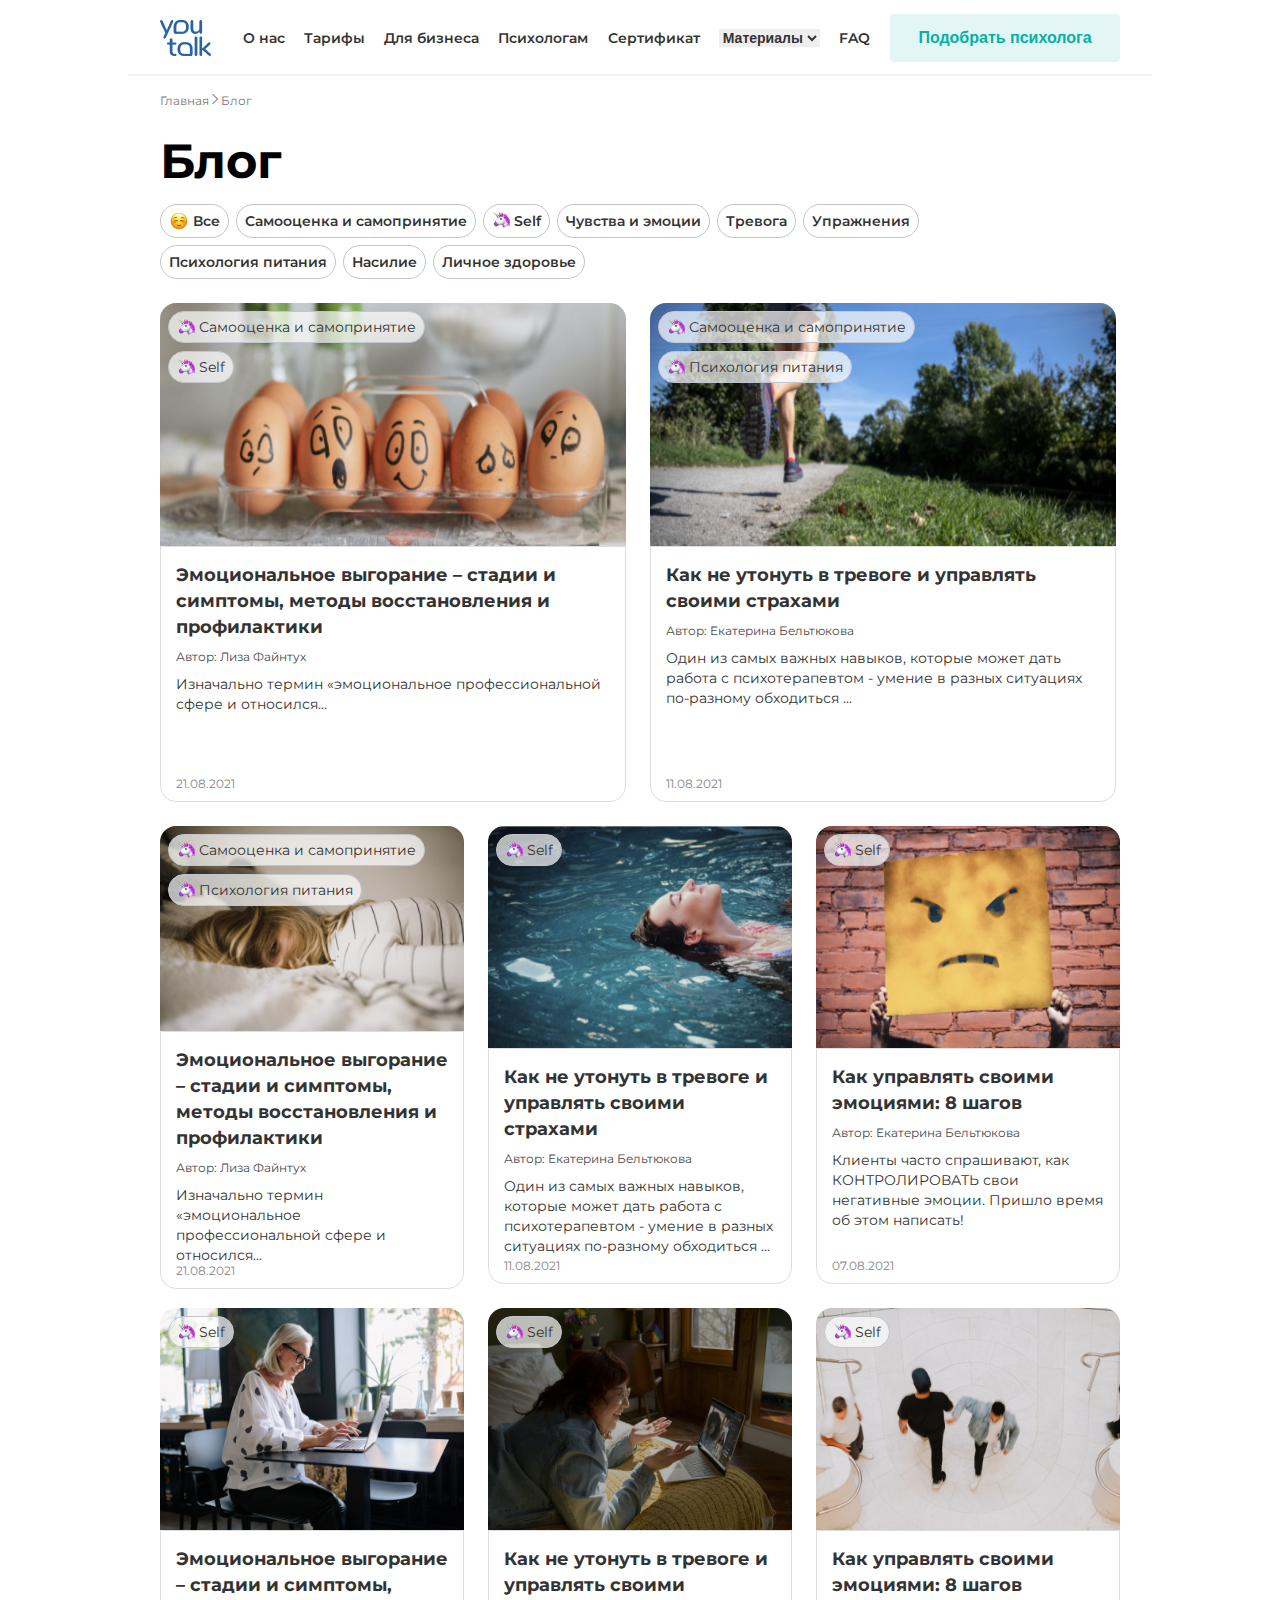
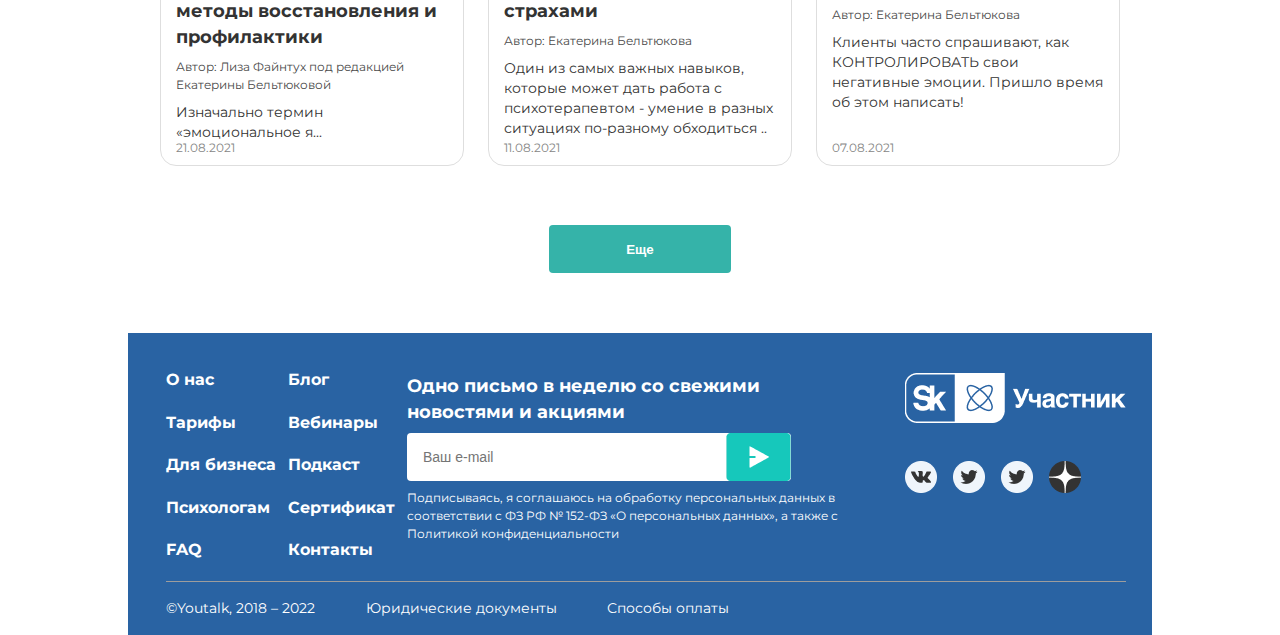
<file: index.html>
<!DOCTYPE html>
<html lang="ru">
<head>
    <meta charset="UTF-8">
    <meta name="viewport" content="width=device-width, initial-scale=1.0">
    <title>You talk</title>
    <link rel="preconnect" href="https://fonts.googleapis.com">
    <link rel="preconnect" href="https://fonts.gstatic.com" crossorigin>
    <link href="https://fonts.googleapis.com/css2?family=Alegreya:ital,wght@0,400..900;1,400..900&family=Caveat:wght@400..700&family=Montserrat:ital,wght@0,100..900;1,100..900&family=Poppins:ital,wght@0,100;0,200;0,300;0,400;0,500;0,600;0,700;0,800;0,900;1,100;1,200;1,300;1,400;1,500;1,600;1,700;1,800;1,900&family=Ruslan+Display&display=swap" rel="stylesheet">
    <link rel="stylesheet" href="style.css">
</head>
<body>
    <header class="header">
        <div class="header__container">
            <a href="" class="header__logo"><img src="/img/logo.png" alt="logo"></a>
            <nav class="header__nav">
                <a href="#" class="header__nav_link">О нас</a>
                <a href="#" class="header__nav_link">Тарифы</a>
                <a href="#" class="header__nav_link">Для бизнеса</a>
                <a href="#" class="header__nav_link">Психологам</a>
                <a href="#" class="header__nav_link">Сертификат</a>
                <select class="header__nav_link">
                    <option value="value1">Материалы</option>
                    <option value="value2">Материалы</option>
                    <option value="value3">Материалы</option>
                </select>
                <a href="#" class="header__nav_link">FAQ</a>
            </nav>
            <button class="btn">Подобрать психолога</button>
            <div class="header__nav_select"><img src="/img/Frame.png" alt=""></div>
        </div>
    </header>

    <main class="main">
        <div class="main__container">
            <div class="main__container_item">
                    <a href="index.html">
                        <span class="container_item_text">Главная <img class="container_item_arrow" src="/img/arrow.png"></span>
                    </a>
                    <a href="#">
                        <span class="container_item_text">Блог</span>
                    </a>
            </div>
            <h1 class="main__blog">Блог</h1>
            <div class="main__container_menu">
                      <a href="#" class="container_menu_link"> <img src="/img/Smiling Face.png" alt="smile"> Все</a>
                      <a href="#" class="container_menu_link">Самооценка и самопринятие</a>
                      <a href="#" class="container_menu_link"> <img src="/img/unicorn.png" alt="unicorn"> Self</a>
                      <a href="#" class="container_menu_link">Чувства и эмоции</a>
                      <a href="#" class="container_menu_link">Тревога</a>
                      <a href="#" class="container_menu_link">Упражнения</a>
                      <a href="#" class="container_menu_link">Психология питания</a>
                      <a href="#" class="container_menu_link">Насилие</a>
                      <a href="#" class="container_menu_link">Личное здоровье</a>
            </div>

            <div class="main__container_hero">
                
                <div class="main__container_card1">
                    <div class="main__container_icon">
                        <span class="main__container_icon1"><img src="/img/unicorn.png" alt="unicorn">Самооценка и самопринятие</span>
                        <span class="main__container_icon1"><img src="/img/unicorn.png" alt="unicorn">Self</span>
                    </div>
                    <img class="img__card" src="/img/card1(1).png" alt="image">
                    <div class="main__container_text">
                        <a href="#">
                            <h2 class="main__container_text1">
                            Эмоциональное выгорание – стадии и симптомы, методы восстановления и профилактики
                            </h2>
                            <p class="main__container_text2">
                            Автор: Лиза Файнтух
                            </p>
                            <p class="main__container_text3">
                            Изначально термин «эмоциональное профессиональной сфере и относился...
                            </p>
                            <p class="main__container_text_date">
                            21.08.2021
                            </p>
                        </a>
                    </div>
                </div>

                <div class="main__container_card1">
                    <div class="main__container_icon">
                        <span class="main__container_icon1"><img src="/img/unicorn.png" alt="unicorn">Самооценка и самопринятие</span>
                        <span class="main__container_icon1"><img src="/img/unicorn.png" alt="unicorn">Психология питания</span>
                    </div>
                    <img class="img__card" src="/img/card1(2).png" alt="image">
                    <div class="main__container_text">
                        <a href="#">
                            <h2 class="main__container_text1">
                                Как не утонуть в тревоге и управлять своими страхами
                            </h2>
                            <p class="main__container_text2">
                                Автор: Екатерина Бельтюкова
                            </p>
                            <p class="main__container_text3">
                                Один из самых важных навыков, которые может дать работа с психотерапевтом - умение в разных ситуациях по-разному обходиться ...
                            </p>
                            <p class="main__container_text_date">
                            11.08.2021
                            </p>
                        </a>
                    </div>
                </div>
                


                <div class="main__container_card2">
                    <div class="main__container_icon">
                        <span class="main__container_icon1"><img src="/img/unicorn.png" alt="unicorn">Самооценка и самопринятие</span>
                        <span class="main__container_icon1"><img src="/img/unicorn.png" alt="unicorn">Психология питания</span>
                    </div>
                    <img class="img__card" src="/img/card1.png" alt="image">
                    <div class="main__container_text">
                        <a href="#">
                            <h2 class="main__container_text1">
                            Эмоциональное выгорание – стадии и симптомы, методы восстановления и профилактики
                            </h2>
                            <p class="main__container_text2">
                            Автор: Лиза Файнтух
                            </p>
                            <p class="main__container_text3">
                            Изначально термин «эмоциональное профессиональной сфере и относился...
                            </p>
                            <p class="main__container_text_date">
                            21.08.2021
                            </p>
                        </a>
                    </div>
                </div>

                <div class="main__container_card2">
                    <div class="main__container_icon">
                        <span class="main__container_icon1"><img src="/img/unicorn.png" alt="unicorn">Self</span>
                    </div>
                    <img class="img__card" src="/img/card2.png" alt="image">
                    <div class="main__container_text">
                        <a href="page.html" target="_blank">
                            <h2 class="main__container_text1">
                                Как не утонуть в тревоге и управлять своими страхами
                            </h2>
                            <p class="main__container_text2">
                                Автор: Екатерина Бельтюкова
                            </p>
                            <p class="main__container_text3">
                                Один из самых важных навыков, которые может дать работа с психотерапевтом - умение в разных ситуациях по-разному обходиться ...
                            </p>
                            <p class="main__container_text_date">
                                11.08.2021
                            </p>
                        </a>
                    </div>
                </div>

                <div class="main__container_card2">
                    <div class="main__container_icon">
                        <span class="main__container_icon1"><img src="/img/unicorn.png" alt="unicorn">Self</span>
                    </div>
                    <img class="img__card" src="/img/card3.png" alt="image">
                    <div class="main__container_text">
                        <a href="#">
                            <h2 class="main__container_text1">
                                Как управлять своими эмоциями: 8 шагов
                            </h2>
                            <p class="main__container_text2">
                                Автор: Екатерина Бельтюкова
                            </p>
                            <p class="main__container_text3">
                                Клиенты часто спрашивают, как КОНТРОЛИРОВАТЬ свои негативные эмоции. Пришло время об этом написать!
                            </p>
                            <p class="main__container_text_date">
                                07.08.2021
                            </p>
                        </a>
                    </div>
                </div>

                <div class="main__container_card2">
                    <div class="main__container_icon">
                        <span class="main__container_icon1"><img src="/img/unicorn.png" alt="unicorn">Self</span>
                    </div>
                    <img class="img__card" src="/img/card4.png" alt="image">
                    <div class="main__container_text">
                        <a href="#">
                            <h2 class="main__container_text1">
                                Эмоциональное выгорание – стадии и симптомы, методы восстановления и профилактики
                            </h2>
                            <p class="main__container_text2">
                                Автор: Лиза Файнтух под редакцией  Екатерины Бельтюковой
                            </p>
                            <p class="main__container_text3">
                                Изначально термин «эмоциональное я...
                            </p>
                            <p class="main__container_text_date">
                                21.08.2021
                            </p>
                        </a>
                    </div>
                </div>

                <div class="main__container_card2">
                    <div class="main__container_icon">
                        <span class="main__container_icon1"><img src="/img/unicorn.png" alt="unicorn">Self</span>
                    </div>
                    <img class="img__card" src="/img/card5.png" alt="image">
                    <div class="main__container_text">
                        <a href="#">
                            <h2 class="main__container_text1">
                                Как не утонуть в тревоге и управлять своими страхами
                            </h2>
                            <p class="main__container_text2">
                                Автор: Екатерина Бельтюкова
                            </p>
                            <p class="main__container_text3">
                                Один из самых важных навыков, которые может дать работа с психотерапевтом - умение в разных ситуациях по-разному обходиться ..
                            </p>
                            <p class="main__container_text_date">
                                11.08.2021
                            </p>
                        </a>
                    </div>
                </div>

                <div class="main__container_card2">
                    <div class="main__container_icon">
                        <span class="main__container_icon1"><img src="/img/unicorn.png" alt="unicorn">Self</span>
                    </div>
                    <img class="img__card" src="/img/card6.png" alt="image">
                    <div class="main__container_text">
                        <a href="#">
                            <h2 class="main__container_text1">
                                Как управлять своими эмоциями: 8 шагов
                            </h2>
                            <p class="main__container_text2">
                                Автор: Екатерина Бельтюкова
                            </p>
                            <p class="main__container_text3">
                                Клиенты часто спрашивают, как КОНТРОЛИРОВАТЬ свои негативные эмоции. Пришло время об этом написать!
                            </p>
                            <p class="main__container_text_date">
                                07.08.2021
                            </p>
                        </a>
                    </div>
                </div> 
                <div class="main__container_btn">
                    <button class="main__container_btn_else">Еще</button>
                </div> 
            </div>                        
        </div>   
    </main>
    
    <footer class="footer__container">
        <div class="footer__container_hero">
            <div class="footer__container_text">
                <a href="#" class="">О нас</a>
                <a href="#" class="">Тарифы</a>
                <a href="#" class="">Для бизнеса</a>
                <a href="#" class="">Психологам</a>
                <a href="#" class="">FAQ</a>
            </div>
            <div class="footer__container_text">
                <a href="#" class="">Блог</a>
                <a href="#" class="">Вебинары</a>
                <a href="#" class="">Подкаст</a>
                <a href="#" class="">Сертификат</a>
                <a href="#" class="">Контакты</a>
            </div>
            <div class="footer__container_text2">
                <p class="footer__container_text2_bold">Одно письмо в неделю со свежими новостями и акциями</p>
                <div class="footer__container_input">
                    <input type="email" name="email" placeholder="Ваш e-mail" required>
                    <button class="input-wrapper button" onclick="alert('Вы подписались на наш блог');">
                        <img src="/img/Auto Layout Horizontal.png">
                    </button>
                </div>
                <p class="footer__container_text2_ltl">Подписываясь, я соглашаюсь на обработку персональных данных в соответствии с ФЗ РФ № 152-ФЗ «О персональных данных», а также с Политикой конфиденциальности</p>
            </div>
            <div class="footer__container_hero_logo">
                <div class="footer__container_hero_logo1">
                    <span><img src="/img/footer logo.png" alt=""></span>
                    <span><img src="/img/footer logo 2.png" alt=""></span>
                </div>
                <div class="footer__container_hero_logo2">
                        <a class="footer__container_hero_logo2_hover" href="#"><img src="/img/vk.png" alt="vk" width="32px"></a>
                        <a class="footer__container_hero_logo2_hover" href="#"><img src="/img/twitter.png" alt="telegram"></a>
                        <a class="footer__container_hero_logo2_hover" href="#"><img src="/img/twitter.png" alt="twitter"></a>
                        <a class="footer__container_hero_logo2_hover" href="#"><img src="/img/dzen.png" alt="dzen"></a>
                </div>
            </div>
        </div>
        <div class="footer__container_end">
            <a href="#" class="">&copy;Youtalk, 2018 – 2022</a>
            <a href="#" class="">Юридические документы</a>
            <a href="#" class="">Способы оплаты</a>
        </div>
    </footer>
</body>
</html>
</file>
<file: style.css>
*{
    padding: 0;
    margin: 0;
    border: 0;
  }

html {
    box-sizing: border-box;
}  

body {
    font-family: "Montserrat", sans-serif;
    height: 100%;
    width: 100%;
    line-height: 100%;
    font-size: 14px;
}

/* Шапка сайта*/
    .header{
        max-width: 1440px;
        margin: 0 auto;
        padding-left: 120px;
        padding-right: 120px;
    }

    .header__container{
        display: flex;
        align-items: center;
        min-height: 76px;
        justify-content: space-between;
        box-shadow: 0px -2px 0px 0px #EFF2F2 inset;
    }

    .header__logo{
        width: 51px;
        height: 36px;
        margin-left: 120px;
    }


    .header__nav {
        display: flex;
        align-items: center;
        justify-content: space-between;
        margin-left: 51px;
        width: 704px;
    }

    .header__nav_link{
        font-weight: 600;
        font-size: 14px;
        color: rgba(51, 51, 51, 1);
        cursor: pointer;
    }

    .header__nav_select {
        display: none;
    }

    a{
        text-decoration: none;
        color: white;
    }

    .btn {
        margin-right: 120px;
        font-size: 16px;
        font-weight: 700;
        width: 230px;
        height: 48px;
        border: none;
        border-radius: 4px;
        color: rgba(3, 178, 165, 1);
        background-color: rgba(227, 245, 245, 1);
        margin-left: auto;
        padding: 14px 20px;
        cursor: pointer;
    }

    .btn:hover {
        background-color: rgb(202, 240, 240) ;
    }

    /*Основная часть*/

    .main__container{
        max-width: 1440px;
        margin: 0 auto;
        padding-left: 20px;
        padding-right: 20px;
        background-image: url(/img/bcg\ main.png);
        background-repeat: no-repeat;
        background-position: 0 401px;
    }

    .main__container_item {
        padding-left: 126px;
        padding-top: 16px;
        font-size: 12px;
        font-weight: 400;
        gap: 8px;
    }

    .container_item_text {
        gap: 8px;
        color: rgba(51, 51, 51, 0.7);
        line-height: 18px;
    }

    .main__blog {
        padding-top: 64px;
        padding-left: 120px;
        font-weight: bold;
        font-size: 48px;
    }

    .main__container_menu {
        display: flex;
        align-items: center;
        gap: 8px 8px;
        text-align: center;
        font-weight: 600;
        line-height: 20px;
        padding-left: 120px;
        padding-top: 32px;
    }

    .container_menu_link {
        display: flex;
        padding: 6px 8px;
        align-items: flex-start;
        gap: 4px;
        align-self: stretch;
        color: rgba(51, 51, 51, 1);
        border-radius: 24px;
        border: 1px solid rgba(193, 197, 205, 1);
    }

    .container_menu_link:hover {
        transform: scale(1.06);
    }

    .main__container_hero {
        display: flex;
        flex-wrap: wrap;
        padding-left: 120px;
        padding-right: 120px;
        gap: 24px;
        margin-top: 24px;
    }

    .main__container_card1 {
        display: flex;
        flex-direction: column;
        border: none;
        border-radius: 16px;
        width: 588px;
        height: 499px;
        background-color: white;
    }

    .main__container_card2 {
        display: flex;
        flex-direction: column;
        border: none;
        border-radius: 16px;
        width: 384px;
        height: 475px;
        background-color: white;
    }

    .main__container_icon {
        display: flex;
        flex-direction: column;
        align-items: start;
        position: absolute;
        z-index: 1;
    }

    .main__container_icon1 {
        display: flex;
        margin-top: 8px;
        margin-left: 8px;
        padding: 6px 8px;
        align-items: center;
        gap: 4px;
        color: rgba(51, 51, 51, 1);
        border-radius: 24px;
        border: 1px solid rgba(193, 197, 205, 1);
        background-color: rgba(255, 255, 255, 0.7);
    }

    .img__card {
        padding: 0;
        border-radius: 16px 16px 0 0;
        height: 260px;
    }

    .main__container_text {
        position: relative;
        border-radius: 0 0 16px 16px;
        border: 1px solid rgba(222, 222, 222, 1);
        height: 240px;
        padding: 16px;
    }

    .main__container_text1 {
       font-weight: bold; 
       font-size: 18px;
       color: rgba(51, 51, 51, 1);
       line-height: 26px;
       margin-bottom: 8px;
    }

    .main__container_text2 {
        font-weight: 400px; 
        font-size: 12px;
        color: rgba(73, 73, 73, 1);
        line-height: 18px;
        margin-bottom: 8px;
    }

    .main__container_text3 {
        font-weight: 400px; 
        font-size: 14px;
        color: rgba(51, 51, 51, 1);
        line-height: 20px;
        margin-bottom: 8px;
    }

    .main__container_text_date {
        position: absolute;
        bottom: 0;
        font-weight: 400px; 
        font-size: 12px;
        line-height: 18px;
        margin-bottom: 8px;
        color: rgba(134, 134, 134, 1)
    }

    .main__container_btn {
        display: block;
        margin-left: auto;
        margin-right: auto;
    }

    .main__container_btn_else {     
        margin-top: 56px;
        width: 182px;
        height: 48px;
        font-weight: bold;
        color: white;
        background-color: rgba(53, 179, 169, 1);
        border-radius: 4px;
        cursor: pointer;
    }

    /*Подвал*/

    .footer__container {
        max-width: 1440px;
        margin: 96px auto 0 auto;
        padding-top: 40px;
        color: white;
        background-color: rgba(41, 99, 163, 1);
    }

    .footer__container_hero {
        display: flex;
        flex-direction: row;
        justify-content: space-between;
        padding-bottom: 24px;
        width: 1200px;
        height: 208px;
        margin: 0px 120px 16px 120px;
        border-bottom: 1px rgba(157, 157, 157, 1) solid;
    }

    .footer__container_text {
        display: flex;
        flex-direction: column;
        justify-content: space-between;
        font-size: 16px;
        font-weight: bold;
        
    }

    .footer__container_text2 {
        display: flex;
        flex-direction: column;
        justify-content: space-between;
        width: 486px;
        height: 170px;
    }

    .footer__container_text2_bold {
        max-width: 356px;
        font-size: 18px;
        font-weight: bold;
        line-height: 26px;
    }

    .footer__container_text2_ltl {
        font-size: 12px;
        font-weight: 400;
        line-height: 18px;
    }

    .footer__container_hero_logo {
        display: flex;
        flex-direction: column;
        height: 122px;
        justify-content: space-between;
    }

    .footer__container_hero_logo1 {
        display: flex;
        flex-direction: row;
        align-items: center;
        justify-content: space-between;
        width: 221px; 
    }

    .footer__container_hero_logo2 {
        display: flex;
        flex-direction: row;
        align-items: center;
        justify-content: space-between;
        width: 176px;
    }

    .footer__container_hero_logo2_hover:hover {
        transform: scale(1.15);
    }
     
    /* Поле ввода*/
    .footer__container_input {
        position: relative;
        display: flex;
        flex-direction: row;
        justify-content: end;
        max-width: 384px;
    }

    .footer__container_input input  {
        padding-left: 16px;
        width: 384px;
        height: 48px;  
        border: none;  
        border-radius: 4px;
        font-size: 14px;  
        color: rgba(157, 157, 157, 1);
    }

    .footer__container_input button {
        position: absolute;
        top: 0;
        right: 0;
        bottom: 0;
        border: none;
        border-radius: 5px;
        cursor: pointer;
    }

    /*Последняя строка*/

    .footer__container_end {
        display: flex;
        flex-direction: row;
        justify-content: space-between;
        width: 563px;
        margin: 0px auto 0px 120px;
        padding-bottom: 17px;
        font-size: 14px;
        font-weight: 400;
        line-height: 20px;
    }


    @media (max-width: 1439px) {
        .header{
        max-width: 1024px;
        margin: 0 auto;
        padding-left: 0px;
        padding-right: 0px;
    }
    
    .header__logo{
        margin-left: 32px;
    }

    .header__nav {
        margin-left: 32px;
        width: 627px;
    }

    .btn {
        margin-left: 20px;
        margin-right: 32px;
    }
    
    .main__container{
        max-width: 1024px;
        margin: 0 auto;
        padding-left: 0px;
        padding-right: 0px;
        background: none;
    }

    .main__container_item {
        padding-left: 32px;
        font-size: 12px;
    }

    .main__blog {
        padding-top: 44px;
        padding-left: 32px;
    }

    .main__container_menu {
        flex-flow:row wrap;
        justify-self: start;
        gap: 7px 7px;
        padding-left: 32px;
        padding-top: 36px;
        width: 934px;
    }

    .main__container_hero {
        display: flex;
        flex-flow: row wrap;
        padding-left: 32px;
        padding-right: 32px;
    }

    .main__container_card1 {
        width: 466px;
    }

    .main__container_card2 {
        width: 304px;
        max-height: 458px;
    }

    .main__container_text {
        padding: 15px;
    }
    
    .main__container_btn_else {     
        margin-top: 35px;
    }

    .footer__container {
        max-width: 1024px;
        margin: 60px auto 0 auto;
    }

    .footer__container_hero {
        width: 960px;
        height: 184px;
        margin: 0px 26px 16px 38px;
    }

    .footer__container_end {
        margin: 0px auto 0px 38px;
    }

    }

    @media (max-width: 1023px) {
        .header{
        max-width: 768px;
        margin: 0 auto;
        padding-left: 0px;
        padding-right: 0px;
    }

    .header__logo{
        margin-left: 20px;
    }

    .header__nav,
    .btn {
        display: none;
    }

    .header__nav_select {
        display: inline-block;
        margin-right: 20px;
    }

    .main__container{
        max-width: 768px;
        margin: 0 auto;
        padding-left: 0px;
        padding-right: 0px;
        background: none;
    }

    .main__container_item {
        padding-left: 20px;
    }

    .main__blog {
        padding-top: 44px;
        padding-left: 20px;
    }

    .main__container_menu {
        flex-flow:row wrap;
        justify-self: start;
        gap: 7px 7px;
        padding-left: 20px;
        padding-top: 36px;
        width: 728px;
    }

    .main__container_hero {
        display: flex;
        flex-flow: row wrap;
        width: 728px;
        padding-left: 20px;
        padding-right: 20px;
    }

    .main__container_card1 {
        width: 728px;
    }

    .main__container_card2 {
        width: 352px;
        max-height: 446px;
    }

    .main__container_btn_else {     
        margin-top: 33px;
    }

    .footer__container {
        max-width: 768px;
        margin: 55px auto 0 auto;
    }

    .footer__container_hero {
        display: flex;
        flex-wrap: wrap;
        width: 728px;
        height: 332px;
        margin: 0px 20px 27px 20px;
    }


    .footer__container_text {
        display: flex;
        flex-direction: column;
        justify-content: space-between;
        height: 184px;
        font-size: 16px;
        font-weight: bold;
        
    }

    .footer__container_text2 {
        display: flex;
        flex-direction: column;
        justify-content: space-between;
        width: 486px;
        height: 170px;
    }

    .footer__container_hero_logo {
        display: flex;
        flex-direction: column;
        padding-top: 26px;
        height: 122px;
        justify-content: space-between;
    }

    
    .footer__container_end {
        margin: 0px auto 0px 20px;
    }


    @media (max-width: 767px) {
        .header{
            max-width: 414px;
            padding-left: 0px;
            padding-right: 0px;
        }

        .header__nav,
        .btn {
            display: none;
        }

        .header__nav_select {
            display: inline-block;
            margin-right: 24px;
        }
    
        .header__container{
            height: 72px;
        }
    
        .header__logo{
            width: 48px;
            height: 34px;
            margin-left: 24px;
        }
    
        .main__container{
            max-width: 414px;
            margin: 0 auto;
            padding-left: 0px;
            padding-right: 0px;
            background: none;
        }
    
        .main__container_item {
            padding-left: 20px;
        }
    
        .main__blog {
            font-size: 32px;
            padding-top: 36px;
            padding-left: 20px;
        } 

        .main__container_menu {
            flex-flow: nowrap;
            width: 414px;
            height: 32px;
            padding-left: 20px;
            padding-top: 28px;
            overflow: hidden;
            overflow-x: scroll;
            scrollbar-width: none;
        }
    
        .main__container_hero {
            flex-direction: column;
            width: 414px;
            padding-left: 20px;
            padding-right: 20px;
        }

        .main__container_card1,
        .main__container_card2
        {
            border-radius: 16px;
            width: 374px;
            height: 466px;
        }
    
       
        .main__container_btn {
            display: block;
            margin-left: auto;
            margin-right: auto;
        }
    
        .main__container_btn_else { 
            margin: 0 auto;
            margin-top: 28px;
            width: 182px;
            height: 48px;
        }


        .footer__container {
            max-width: 414px;
            margin: 59px auto 0 auto;
            padding-top: 35px;
        }
    
        .footer__container_hero {
            flex-direction: row;
            justify-content: space-between;
            padding-bottom: 20px;
            width: 375px;
            height: 532px;
            margin: 0px 20px 16px 20px;
        }
    
        .footer__container_text {
            display: flex;
            flex-direction: column;
            justify-content: space-between;
            font-size: 16px;
            font-weight: bold; 
            margin-bottom: 23px;  
        }
    
        .footer__container_text2 {
            display: flex;
            flex-direction: column;
            justify-content: space-between;
            width: 375px;
            height: 200px;
        }
    
        .footer__container_text2_bold {
            max-width: 356px;
            font-size: 18px;
            font-weight: bold;
            line-height: 26px;
        }
    
        .footer__container_text2_ltl {
            font-size: 12px;
            font-weight: 400;
            line-height: 18px;
        }
    
        .footer__container_hero_logo {
            height: 102px;
        }
    
        .footer__container_end {
            display: flex;
            flex-direction: column;
            justify-content: space-between;
            width: 375px;
            height: 96px;
            margin: 0px auto 0px 20px;
            padding-bottom: 37px;
        }
    }

    @media (max-width: 413px) {
        .header{
            max-width: 320px;
            padding-left: 0px;
            padding-right: 0px;
        }

        .header__nav,
        .btn {
            display: none;
        }

        .header__nav_select {
            display: inline-block;
            margin-right: 8px;
        }
    
        .header__container{
            height: 56px;
        }
    
        .header__logo{
            width: 48px;
            height: 34px;
            margin-left: 16px;
        }
    
        .main__container{
            max-width: 320px;
            margin: 0 auto;
            padding-left: 0px;
            padding-right: 0px;
            background: none;
        }
    
        .main__container_item {
            padding-left: 16px;
        }
    
        .main__blog {
            font-size: 24px;
            padding-top: 28px;
            padding-left: 16px;
        } 

        .main__container_menu {
            flex-flow: nowrap;
            width: 320px;
            height: 32px;
            padding-left: 16px;
            padding-top: 28px;
            overflow: hidden;
            overflow-x: scroll;
            scrollbar-width: none;
        }
    
        .main__container_hero {
            flex-direction: column;
            width: 320px;
            padding-left: 16px;
            padding-right: 16px;
        }

        .main__container_card1,
        .main__container_card2
        {
            width: 288px;
            height: 484px;
        }
    
       
        .main__container_btn {
            display: block;
            margin-left: auto;
            margin-right: auto;
        }
    
        .main__container_btn_else { 
            margin: 0 auto;
            margin-top: 28px;
            width: 182px;
            height: 48px;
        }


        .footer__container {
            max-width: 320px;
            margin: 59px auto 0 auto;
            padding-top: 35px;
        }
    
        .footer__container_hero {
            flex-direction: row;
            justify-content: space-between;
            padding-bottom: 20px;
            width: 288px;
            height: 532px;
            margin: 0px 20px 16px 20px;
        }
    
        .footer__container_text {
            display: flex;
            flex-direction: column;
            justify-content: space-between;
            width: 111px;
            height: 184px;
            font-size: 16px;
            margin-bottom: 23px;  
        }
    
        .footer__container_text2 {
            display: flex;
            flex-direction: column;
            justify-content: space-between;
            width: 288px;
            height: 200px;
        }
    
        .footer__container_text2_bold {
            max-width: 288px;
        }
    
    
        .footer__container_hero_logo {
            height: 102px;
        }
    
        .footer__container_end {
            display: flex;
            flex-direction: column;
            justify-content: space-between;
            width: 288px;
            height: 96px;
            margin: 0px auto 0px 18px;
            padding-bottom: 37px;
        }

        .footer__container_input button {
            display: none;
        }
    }
}
</file>
